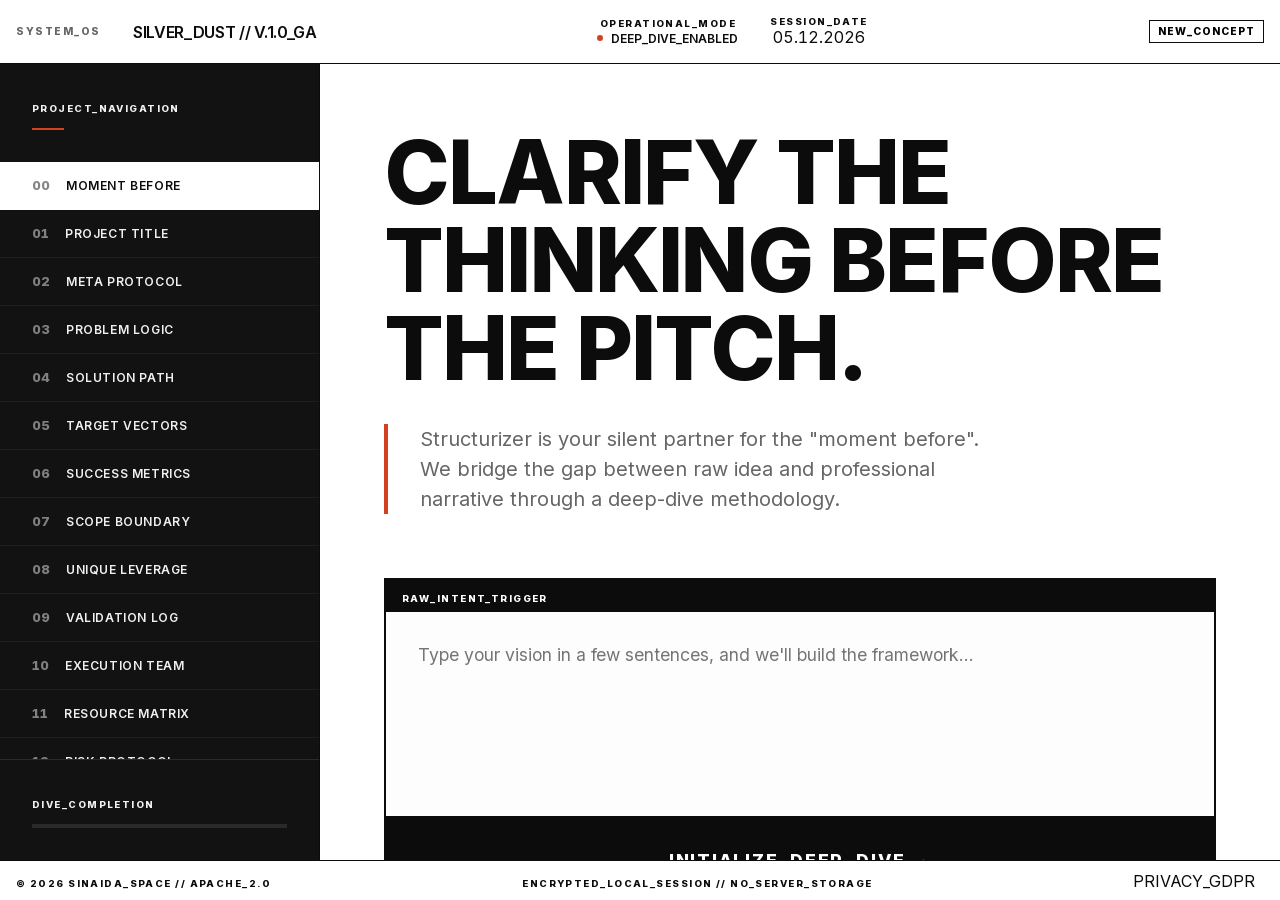
<file: index.html>
<!DOCTYPE html>
<html lang="en">
<head>
    <meta charset="UTF-8">
    <meta name="viewport" content="width=device-width, initial-scale=1.0">
    <title>SILVER DUST // PROJECT STRUCTURIZER</title>
    <link rel="stylesheet" href="style.css">
    <!-- PPTX Generation Library -->
    <script src="vendor/pptxgen.bundle.js"></script>
</head>
<body class="industrial-theme">
    <div class="app-shell">
        <!-- TOP NAVIGATION / STATUS BAR -->
        <header class="app-header">
            <div class="header-segment brand">
                <span class="system-label">SYSTEM_OS</span>
                <h1 class="system-title">SILVER_DUST // V.1.0_GA</h1>
            </div>
            <div class="header-segment meta">
                <div class="meta-item">
                    <span class="label-micro">OPERATIONAL_MODE</span>
                    <div class="status-indicator">
                        <span class="dot pulse"></span>
                        <span class="status-text">DEEP_DIVE_ENABLED</span>
                    </div>
                </div>
                <div class="meta-item">
                    <span class="label-micro">SESSION_DATE</span>
                    <span id="current-date" class="num-tabular">--.--.2026</span>
                </div>
            </div>
            <div class="header-segment actions">
                 <button id="restart-btn-header" class="btn-ghost-sm">NEW_CONCEPT</button>
            </div>
        </header>

        <div class="app-workspace">
            <!-- SIDEBAR NAVIGATION -->
            <nav class="sidebar">
                <div class="sidebar-header">
                    <span class="label-micro">PROJECT_NAVIGATION</span>
                    <div class="sidebar-line"></div>
                </div>
                
                <div class="nav-scroll">
                    <ul class="nav-list" id="nav-list">
                        <!-- Navigation items injected by JS -->
                    </ul>
                </div>

                <div class="sidebar-footer">
                    <div class="progress-wrap">
                        <span class="label-micro">DIVE_COMPLETION</span>
                        <div class="progress-track">
                            <div id="progress-fill" class="progress-bar"></div>
                        </div>
                    </div>
                </div>
            </nav>

            <!-- MAIN CANVAS -->
            <main class="canvas" id="section-container">
                <!-- Current section rendered here -->
            </main>
        </div>

        <!-- FOOTER / LEGAL -->
        <footer class="app-footer">
            <div class="footer-segment">
                <span class="label-micro">© 2026 SINAIDA_SPACE // APACHE_2.0</span>
            </div>
            <div class="footer-segment center">
                <span class="label-micro">ENCRYPTED_LOCAL_SESSION // NO_SERVER_STORAGE</span>
            </div>
            <div class="footer-segment right">
                <a href="privacy.html" class="legal-link">PRIVACY_GDPR</a>
            </div>
        </footer>
    </div>

    <!-- UI TEMPLATES (HIDDEN) -->
    <div id="templates" style="display:none;">
        
        <!-- HERO / INITIAL CONCEPT -->
        <section class="view-panel" id="tpl-hero">
            <div class="panel-content hero-layout">
                <div class="hero-text">
                    <h1 class="display-title">CLARIFY THE<br>THINKING BEFORE<br>THE PITCH.</h1>
                    <p class="hero-sub">Structurizer is your silent partner for the "moment before". We bridge the gap between raw idea and professional narrative through a deep-dive methodology.</p>
                </div>
                
                <div class="hero-trigger">
                    <div class="terminal-input">
                        <div class="terminal-header">
                            <span class="label-micro">RAW_INTENT_TRIGGER</span>
                        </div>
                        <textarea id="hero-input" placeholder="Type your vision in a few sentences, and we'll build the framework..."></textarea>
                    </div>
                    <button id="start-btn" class="btn-primary-lg">INITIALIZE_DEEP_DIVE →</button>
                </div>
            </div>
        </section>

        <!-- GENERIC STEP TEMPLATE (Used for most slides) -->
        <section class="view-panel" id="tpl-step">
            <div class="panel-header">
                <div class="step-label">
                    <span class="label-micro" id="step-num-label">STEP_01</span>
                    <h2 class="panel-title" id="panel-title">SECTION_TITLE</h2>
                </div>
                <div class="step-ai-hint">
                    <span class="label-micro text-accent">AI_PROMPT_STRATEGY</span>
                    <p id="prompt-hint" class="prompt-text">Focus on the underlying friction...</p>
                </div>
            </div>
            
            <div class="panel-body" id="panel-body">
                <!-- Dynamic grid structure injected/rendered here -->
            </div>

            <div class="panel-actions">
                <button class="nav-btn-prev btn-ghost">← PREVIOUS</button>
                <button class="nav-btn-next btn-primary">NEXT_PHASE →</button>
            </div>
        </section>

        <!-- FINAL RESULT / OUTPUT -->
        <section class="view-panel" id="tpl-result">
            <div class="panel-header">
                <div class="step-label">
                    <span class="label-micro">FINAL_OUTPUT</span>
                    <h2 class="panel-title">METHODOLOGY_COMPLETE</h2>
                </div>
            </div>

            <div class="result-grid">
                <div class="result-prompts">
                    <span class="label-micro highlight">SUGGESTED_LLM_STRATEGIES</span>
                    <div id="prompts-list" class="prompts-scroll"></div>
                </div>
                <div class="result-summary">
                    <span class="label-micro">PROJECT_SNAPSHOT</span>
                    <div id="slide-preview-list" class="snapshot-list"></div>
                </div>
            </div>

            <div class="panel-actions output-actions">
                <button id="download-btn" class="btn-primary-lg">DOWNLOAD_PPTX_FRAMEWORK</button>
                <button id="restart-btn" class="btn-ghost-lg">START_NEW_CONCEPT</button>
            </div>
        </section>

    </div>

    <!-- Initialization -->
    <script src="main.js"></script>
</body>
</html>
</file>
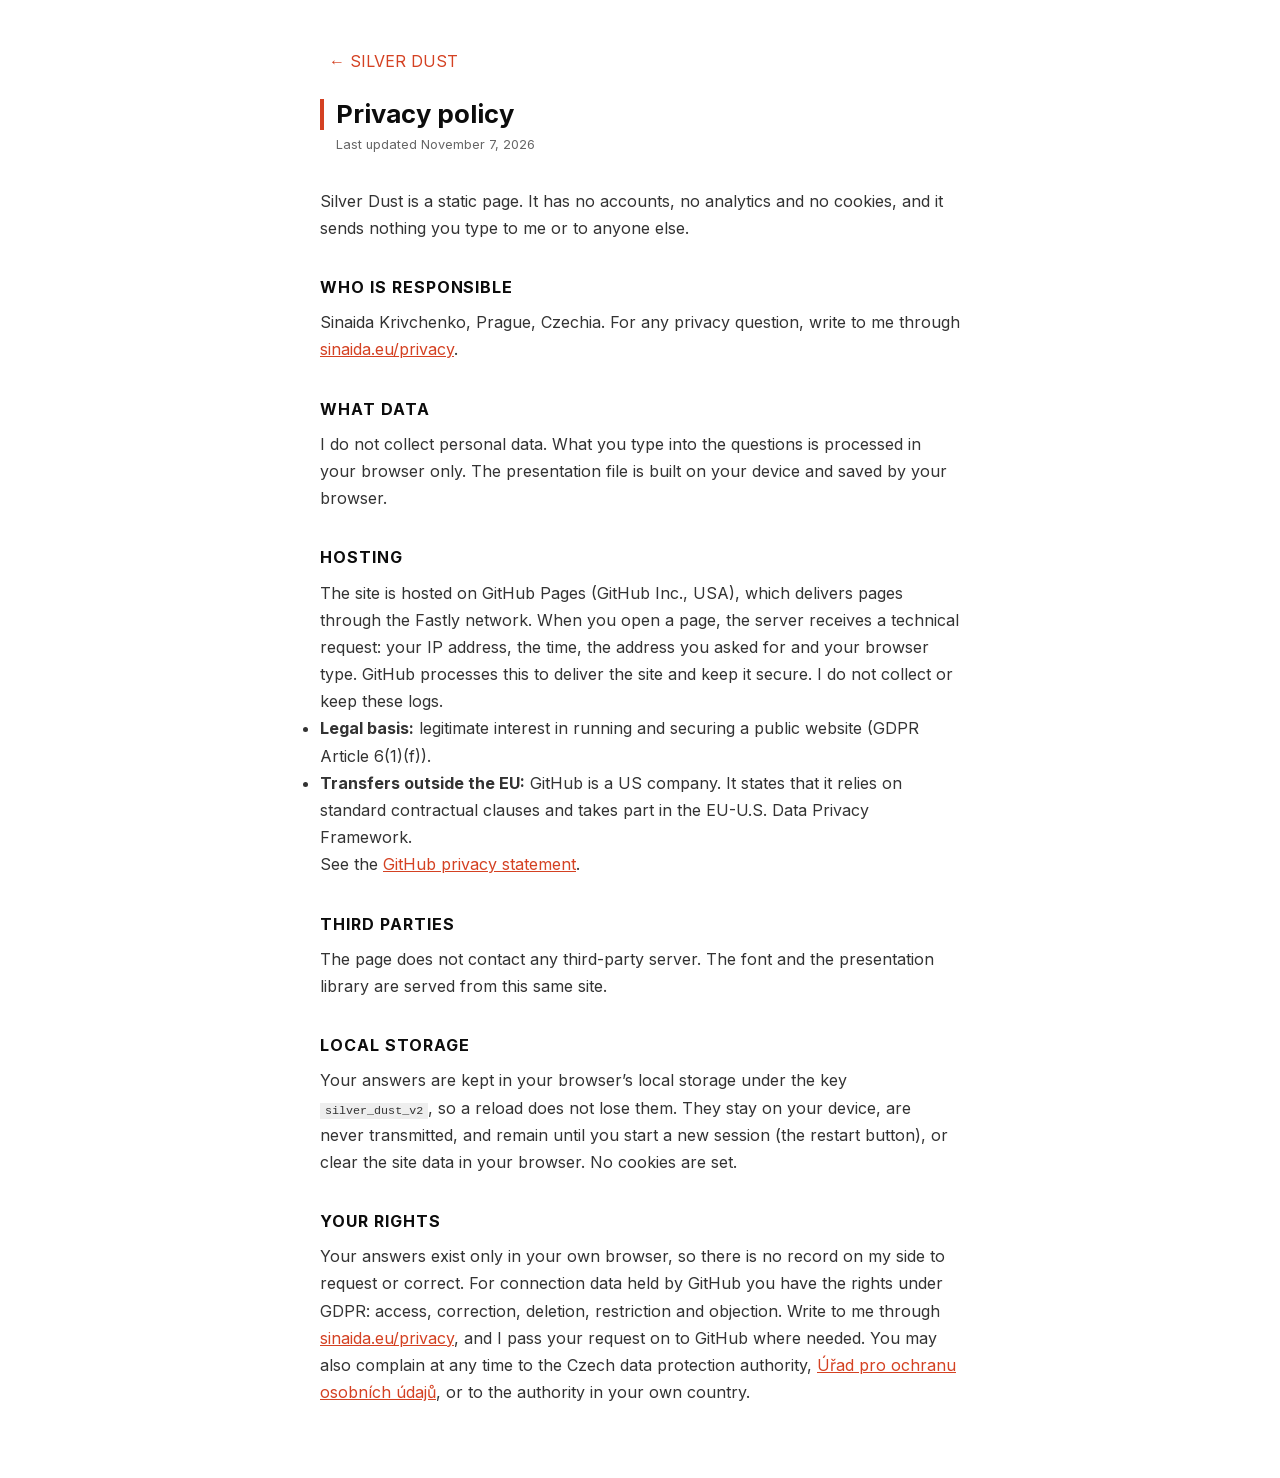
<file: privacy.html>
<!DOCTYPE html>
<html lang="en">
<head>
    <meta charset="UTF-8">
    <meta name="viewport" content="width=device-width, initial-scale=1">
    <title>Privacy · SILVER DUST</title>
    <meta name="description" content="How Silver Dust handles data: no analytics, no cookies, no third parties. Answers stay in your browser.">
    <link rel="stylesheet" href="style.css">
    <style>
        /* The app shell locks the page height; a text page scrolls. */
        body { height: auto; min-height: 100vh; overflow: auto; background: var(--bg-canvas); }
        .doc { max-width: 680px; margin: 0 auto; padding: 48px 20px 72px; line-height: 1.7; }
        .doc h1 { font-size: 1.6rem; line-height: 1.2; margin: 24px 0 4px; border-left: 4px solid var(--accent-red); padding-left: 12px; }
        .doc h2 { font-size: 1rem; margin: 2rem 0 .5rem; text-transform: uppercase; letter-spacing: .06em; }
        .doc p, .doc li { color: #333; }
        .doc a { color: var(--accent-red); }
        .doc code { background: #eee; padding: 1px 5px; font-size: .9em; }
        .doc .updated { color: var(--fg-muted); font-size: .8rem; margin: 0 0 2rem; padding-left: 16px; }
    </style>
</head>
<body>
<main class="doc">
    <a class="legal-link" href="index.html">&larr; SILVER DUST</a>
    <h1>Privacy policy</h1>
    <p class="updated">Last updated November&nbsp;7, 2026</p>

    <p>Silver Dust is a static page. It has no accounts, no analytics and no cookies, and it sends nothing you type to&nbsp;me or to&nbsp;anyone else.</p>

    <h2>Who is responsible</h2>
    <p>Sinaida Krivchenko, Prague, Czechia. For any privacy question, write to me through <a href="https://sinaida.eu/privacy/#contact-me">sinaida.eu/privacy</a>.</p>

    <h2>What data</h2>
    <p>I do not collect personal data. What you type into the questions is processed in your browser only. The presentation file is built on your device and saved by your browser.</p>

    <h2>Hosting</h2>
    <p>The site is hosted on GitHub Pages (GitHub Inc., USA), which delivers pages through the Fastly network. When you open a page, the server receives a technical request: your IP address, the time, the address you asked for and your browser type. GitHub processes this to deliver the site and keep it secure. I do not collect or keep these logs.</p>
    <ul>
        <li><strong>Legal basis:</strong> legitimate interest in running and securing a public website (GDPR Article&nbsp;6(1)(f)).</li>
        <li><strong>Transfers outside the EU:</strong> GitHub is a US company. It states that it relies on standard contractual clauses and takes part in the EU-U.S. Data Privacy Framework.</li>
    </ul>
    <p>See the <a href="https://docs.github.com/en/site-policy/privacy-policies/github-general-privacy-statement" rel="noopener">GitHub privacy statement</a>.</p>

    <h2>Third parties</h2>
    <p>The page does not contact any third-party server. The font and the presentation library are served from this same site.</p>

    <h2>Local storage</h2>
    <p>Your answers are kept in your browser&rsquo;s local storage under the key <code>silver_dust_v2</code>, so a reload does not lose them. They stay on your device, are never transmitted, and remain until you start a new session (the restart button), or clear the site data in your browser. No cookies are set.</p>

    <h2>Your rights</h2>
    <p>Your answers exist only in your own browser, so there is no record on my side to request or correct. For connection data held by GitHub you have the rights under GDPR: access, correction, deletion, restriction and objection. Write to me through <a href="https://sinaida.eu/privacy/#contact-me">sinaida.eu/privacy</a>, and I pass your request on to GitHub where needed. You may also complain at any time to the Czech data protection authority, <a href="https://uoou.gov.cz" rel="noopener">&Uacute;&#345;ad pro ochranu osobn&iacute;ch &uacute;daj&#367;</a>, or to the authority in your own country.</p>
</main>
<script>window.scrollTo(0, 0);</script>
</body>
</html>
</file>
<file: style.css>
/* latin-ext */
@font-face {
  font-family: 'Inter';
  font-style: normal;
  font-weight: 400 800;
  font-display: swap;
  src: url(fonts/Inter-variable-latin-ext.woff2) format('woff2');
  unicode-range: U+0100-02BA, U+02BD-02C5, U+02C7-02CC, U+02CE-02D7, U+02DD-02FF, U+0304, U+0308, U+0329, U+1D00-1DBF, U+1E00-1E9F, U+1EF2-1EFF, U+2020, U+20A0-20AB, U+20AD-20C4, U+2113, U+2C60-2C7F, U+A720-A7FF;
}
/* latin */
@font-face {
  font-family: 'Inter';
  font-style: normal;
  font-weight: 400 800;
  font-display: swap;
  src: url(fonts/Inter-variable-latin.woff2) format('woff2');
  unicode-range: U+0000-00FF, U+0131, U+0152-0153, U+02BB-02BC, U+02C6, U+02DA, U+02DC, U+0304, U+0308, U+0329, U+2000-206F, U+20AC, U+2122, U+2191, U+2193, U+2212, U+2215, U+FEFF, U+FFFD;
}

:root {
    --bg-main: #f8f8f8;
    --bg-sidebar: #121212;
    --bg-canvas: #ffffff;
    
    --fg-main: #0c0c0c;
    --fg-muted: #666666;
    --fg-on-dark: #f0f0f0;
    
    --accent-red: #D44122;
    --accent-glow: rgba(212, 65, 34, 0.2);
    
    --border-thin: 1px solid #0c0c0c;
    --border-bold: 2px solid #0c0c0c;
    --border-light: 1px solid rgba(0,0,0,0.1);

    --font-main: 'Inter', sans-serif;
    
    --space-xs: 4px;
    --space-sm: 8px;
    --space-md: 16px;
    --space-lg: 32px;
    --space-xl: 64px;
    --space-xxl: 120px;

    --sidebar-width: 320px;
    --header-height: 64px;
    --footer-height: 40px;
}

* {
    box-sizing: border-box;
    margin: 0;
    padding: 0;
}

body {
    font-family: var(--font-main);
    background-color: var(--bg-main);
    color: var(--fg-main);
    height: 100vh;
    overflow: hidden;
    -webkit-font-smoothing: antialiased;
}

/* APP SHELL */
.app-shell {
    display: flex;
    flex-direction: column;
    height: 100vh;
}

/* HEADER */
.app-header {
    height: var(--header-height);
    background: var(--bg-canvas);
    border-bottom: var(--border-thin);
    display: flex;
    justify-content: space-between;
    align-items: center;
    padding: 0 var(--space-md);
    z-index: 100;
}

.header-segment {
    display: flex;
    align-items: center;
    gap: var(--space-lg);
}

.brand { flex: 0 0 auto; }
.meta { flex: 1 1 auto; justify-content: center; }
.actions { flex: 0 0 auto; }

.system-label {
    font-size: 0.65rem;
    font-weight: 800;
    letter-spacing: 0.15em;
    color: var(--fg-muted);
}

.system-title {
    font-size: 1rem;
    font-weight: 600;
    letter-spacing: -0.02em;
}

.meta-item {
    display: flex;
    flex-direction: column;
    align-items: center;
}

.status-indicator {
    display: flex;
    align-items: center;
    gap: 8px;
    margin-top: 2px;
}

.dot {
    width: 6px;
    height: 6px;
    border-radius: 50%;
    background: var(--accent-red);
}

.pulse {
    animation: pulse-red 2s infinite;
}

@keyframes pulse-red {
    0% { transform: scale(0.95); box-shadow: 0 0 0 0 var(--accent-glow); }
    70% { transform: scale(1); box-shadow: 0 0 0 6px rgba(212, 65, 34, 0); }
    100% { transform: scale(0.95); box-shadow: 0 0 0 0 rgba(212, 65, 34, 0); }
}

.status-text {
    font-size: 0.75rem;
    font-weight: 600;
}

/* WORKSPACE */
.app-workspace {
    flex: 1;
    display: flex;
    overflow: hidden;
}

/* SIDEBAR */
.sidebar {
    width: var(--sidebar-width);
    background: var(--bg-sidebar);
    color: var(--fg-on-dark);
    display: flex;
    flex-direction: column;
    border-right: var(--border-thin);
}

.sidebar-header {
    padding: var(--space-lg);
}

.sidebar-line {
    height: 2px;
    width: 32px;
    background: var(--accent-red);
    margin-top: 12px;
}

.nav-scroll {
    flex: 1;
    overflow-y: auto;
}

.nav-list {
    list-style: none;
}

.nav-item {
    display: flex;
    align-items: center;
    padding: var(--space-md) var(--space-lg);
    cursor: pointer;
    transition: all 0.2s;
    border-bottom: 1px solid rgba(255,255,255,0.05);
}

.nav-item:hover {
    background: rgba(255,255,255,0.05);
}

.nav-item.active {
    background: var(--bg-canvas);
    color: var(--fg-main);
}

.nav-num {
    font-size: 0.8rem;
    font-weight: 800;
    margin-right: var(--space-md);
    opacity: 0.5;
}

.nav-label {
    font-size: 0.75rem;
    font-weight: 600;
    text-transform: uppercase;
    letter-spacing: 0.05em;
}

.sidebar-footer {
    padding: var(--space-lg);
    border-top: 1px solid rgba(255,255,255,0.1);
}

.progress-track {
    height: 4px;
    background: rgba(255,255,255,0.1);
    margin-top: 12px;
    position: relative;
}

.progress-bar {
    position: absolute;
    top: 0; left: 0;
    height: 100%;
    background: var(--accent-red);
    width: 0%;
    transition: width 0.4s ease;
}

/* CANVAS */
.canvas {
    flex: 1;
    background: var(--bg-canvas);
    overflow-y: auto;
    position: relative;
}

/* VIEW PANELS */
.view-panel {
    display: flex;
    flex-direction: column;
    min-height: 100%;
    padding: var(--space-xl);
    max-width: 1200px;
    margin: 0 auto;
}

/* HERO LAYOUT */
.hero-layout {
    flex: 1;
    display: flex;
    flex-direction: column;
    justify-content: center;
    gap: var(--space-xl);
}

.display-title {
    font-size: clamp(2.5rem, 7vw, 5.5rem);
    line-height: 1.0;
    letter-spacing: -0.02em;
    font-weight: 800;
    text-transform: uppercase;
}

.hero-sub {
    font-size: 1.25rem;
    line-height: 1.5;
    max-width: 600px;
    margin-top: var(--space-lg);
    border-left: 4px solid var(--accent-red);
    padding-left: var(--space-lg);
    color: var(--fg-muted);
}

.terminal-input {
    border: var(--border-bold);
    background: #fdfdfd;
}

.terminal-header {
    background: var(--fg-main);
    padding: 6px 16px;
}

.terminal-header .label-micro {
    color: var(--bg-canvas);
}

#hero-input {
    width: 100%;
    min-height: 200px;
    padding: var(--space-lg);
    font-family: 'Inter', monospace;
    font-size: 1.1rem;
    border: none;
    outline: none;
    resize: none;
    background: transparent;
}

/* PANEL STRUCTURE */
.panel-header {
    display: flex;
    justify-content: space-between;
    align-items: flex-start;
    margin-bottom: var(--space-xl);
    border-bottom: var(--border-thin);
    padding-bottom: var(--space-lg);
}

.panel-title {
    font-size: 2.5rem;
    font-weight: 800;
    letter-spacing: -0.02em;
    margin-top: var(--space-sm);
    text-transform: uppercase;
}

.step-ai-hint {
    max-width: 300px;
    text-align: right;
}

.prompt-text {
    font-size: 0.8rem;
    font-style: italic;
    color: var(--fg-muted);
    margin-top: var(--space-sm);
}

.panel-body {
    flex: 1;
}

.panel-actions {
    display: flex;
    gap: var(--space-md);
    margin-top: var(--space-xl);
    border-top: var(--border-thin);
    padding-top: var(--space-lg);
}

/* FORM ELEMENTS */
.grid-stack {
    display: flex;
    flex-direction: column;
    gap: var(--space-lg);
}

.field-group {
    display: flex;
    flex-direction: column;
    gap: var(--space-sm);
}

.input-premium {
    width: 100%;
    padding: var(--space-md);
    font-family: inherit;
    font-size: 1rem;
    border: var(--border-thin);
    outline: none;
    transition: all 0.2s;
}

.input-premium:focus {
    border-color: var(--accent-red);
    box-shadow: 4px 4px 0px var(--accent-glow);
}

textarea.input-premium {
    min-height: 120px;
}

/* BUTTONS */
button {
    font-family: inherit;
    font-weight: 800;
    text-transform: uppercase;
    letter-spacing: 0.1em;
    cursor: pointer;
    transition: all 0.2s;
}

.btn-primary {
    background: var(--fg-main);
    color: var(--bg-canvas);
    border: none;
    padding: var(--space-md) var(--space-xl);
}

.btn-primary:hover {
    background: var(--accent-red);
    transform: translateY(-2px);
}

.btn-primary-lg {
    background: var(--fg-main);
    color: var(--bg-canvas);
    border: none;
    padding: var(--space-lg);
    width: 100%;
    font-size: 1.1rem;
}

.btn-primary-lg:hover {
    background: var(--accent-red);
}

.btn-ghost {
    background: transparent;
    border: var(--border-thin);
    color: var(--fg-main);
    padding: var(--space-md) var(--space-xl);
}

.btn-ghost-sm {
    font-size: 0.65rem;
    padding: var(--space-xs) var(--space-sm);
    background: transparent;
    border: var(--border-thin);
}

/* TYPOGRAPHY UTILS */
.label-micro {
    font-size: 0.6rem;
    font-weight: 800;
    text-transform: uppercase;
    letter-spacing: 0.15em;
}

.num-tabular {
    font-variant-numeric: tabular-nums;
    font-feature-settings: "tnum";
}

.text-accent { color: var(--accent-red); }
.highlight { border-bottom: 2px solid var(--accent-red); }

/* FOOTER */
.app-footer {
    height: var(--footer-height);
    background: var(--bg-canvas);
    border-top: var(--border-thin);
    display: flex;
    justify-content: space-between;
    align-items: center;
    padding: 0 var(--space-md);
}

.legal-link {
    text-decoration: none;
    color: inherit;
    padding: 2px 8px;
    border: 1px solid transparent;
}

.legal-link:hover {
    border-color: var(--fg-main);
}

/* MODAL */
.modal-overlay {
    position: fixed;
    inset: 0;
    background: rgba(0,0,0,0.85);
    display: none;
    justify-content: center;
    align-items: center;
    z-index: 1000;
    backdrop-filter: blur(4px);
}

.modal-overlay.active { display: flex; }

.modal-content {
    background: var(--bg-canvas);
    width: 90%;
    max-width: 500px;
    padding: var(--space-xl);
    border: var(--border-bold);
    box-shadow: 20px 20px 0px var(--fg-main);
}

.modal-header {
    display: flex;
    justify-content: space-between;
    margin-bottom: var(--space-lg);
}

.modal-body p {
    margin-bottom: var(--space-md);
    line-height: 1.6;
}

/* RESULT VIEW */
.result-grid {
    display: grid;
    grid-template-columns: 1fr 340px;
    gap: var(--space-xl);
    flex: 1;
}

.prompts-scroll {
    display: flex;
    flex-direction: column;
    gap: var(--space-md);
    margin-top: var(--space-lg);
}

.prompt-card {
    padding: var(--space-lg);
    background: #fdfdfd;
    border: var(--border-thin);
    transition: all 0.2s;
}

.prompt-card:hover {
    border-color: var(--accent-red);
    transform: translateX(10px);
}

/* SCROLLBAR */
::-webkit-scrollbar { width: 6px; }
::-webkit-scrollbar-track { background: transparent; }
::-webkit-scrollbar-thumb { background: rgba(0,0,0,0.1); }
::-webkit-scrollbar-thumb:hover { background: rgba(0,0,0,0.2); }

/* RESPONSIVE */
@media (max-width: 1024px) {
    :root { --sidebar-width: 240px; }
    .display-title { font-size: 3rem; }
}

@media (max-width: 768px) {
    .app-workspace { flex-direction: column; }
    .sidebar { width: 100%; height: auto; border-right: none; border-bottom: var(--border-thin); }
    .nav-list { display: flex; overflow-x: auto; }
    .nav-item { border-bottom: none; border-right: 1px solid rgba(255,255,255,0.05); }
    .view-panel { padding: var(--space-lg); }
    .result-grid { grid-template-columns: 1fr; }
}
</file>
